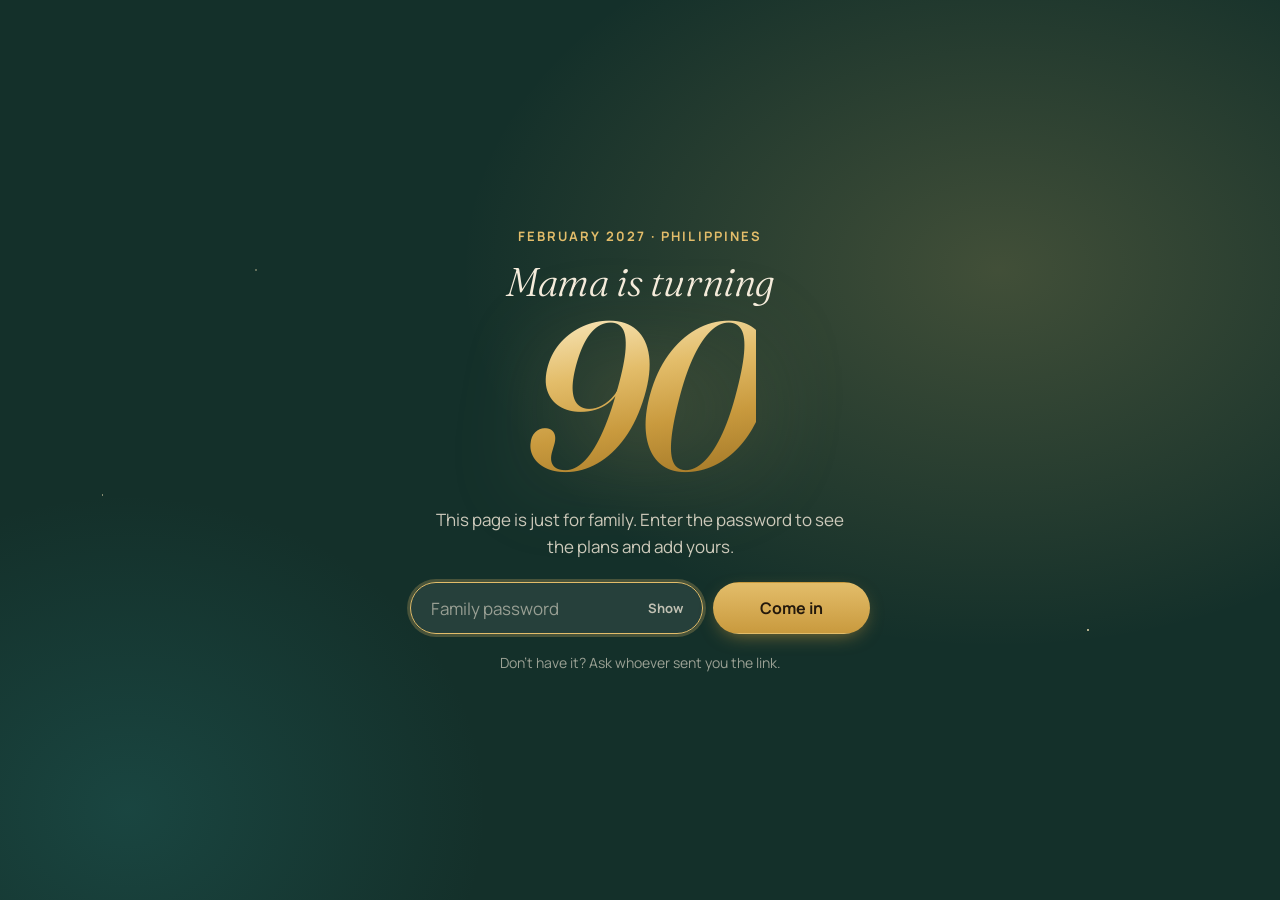
<file: index.html>
<!doctype html>
<html lang="en">
<head>
  <meta charset="utf-8">
  <meta name="viewport" content="width=device-width, initial-scale=1, viewport-fit=cover">
  <title>Mama's 90th</title>
  <meta name="description" content="Mama is turning 90! Family outing in Tagaytay, Feb 21–23, and the birthday celebration in Metro Manila, Feb 25, 2027. Sign up for travel and lodging here.">
  <!-- The sign-up list sits behind the family password, but keep the page out of search engines anyway. -->
  <meta name="robots" content="noindex, nofollow">
  <!-- Link previews (iMessage, WhatsApp, Messenger). Image URLs must be absolute; source is dev/og-image.html. -->
  <meta property="og:type" content="website">
  <meta property="og:url" content="https://inno0593.github.io/mamas-90th/">
  <meta property="og:title" content="Mama's 90th">
  <meta property="og:description" content="Tagaytay family outing Feb 21–23 · Birthday celebration Feb 25, 2027. Add your travel & lodging plans.">
  <meta property="og:image" content="https://inno0593.github.io/mamas-90th/assets/og-image.png">
  <meta property="og:image:width" content="1200">
  <meta property="og:image:height" content="630">
  <meta property="og:image:alt" content="Mama is turning 90. Tagaytay family outing Feb 21–23, birthday Feb 25 in Metro Manila.">
  <meta name="twitter:card" content="summary_large_image">
  <meta name="theme-color" content="#14302a">
  <link rel="icon" href="data:image/svg+xml,%3Csvg xmlns='http://www.w3.org/2000/svg' viewBox='0 0 64 64'%3E%3Crect width='64' height='64' rx='14' fill='%2314302a'/%3E%3Ctext x='32' y='44' font-family='Georgia,serif' font-size='32' font-style='italic' text-anchor='middle' fill='%23e3bd6a'%3E90%3C/text%3E%3C/svg%3E">
  <link rel="preconnect" href="https://fonts.googleapis.com">
  <link rel="preconnect" href="https://fonts.gstatic.com" crossorigin>
  <link href="https://fonts.googleapis.com/css2?family=Fraunces:ital,opsz,wght@0,9..144,300..700;1,9..144,300..700&family=Manrope:wght@400;500;600;700&display=swap" rel="stylesheet">
  <!-- Bump ?v= when these files change, so nobody gets a cached old file with the new page. -->
  <link rel="stylesheet" href="assets/styles.css?v=2">
  <script src="config.js"></script>
  <script>
    // Show the password screen before anything paints, unless this device already has the password.
    try { if (!localStorage.getItem('m90-password')) document.documentElement.classList.add('is-locked'); }
    catch (e) { document.documentElement.classList.add('is-locked'); }
  </script>
  <script src="assets/app.js?v=3" defer></script>
</head>
<body>
  <div class="gate" id="gate">
    <div class="hero__glow" aria-hidden="true"></div>
    <form class="gate__card" id="gate-form" novalidate>
      <p class="eyebrow">February 2027 · Philippines</p>
      <h1 class="hero__title">
        <span class="hero__pre">Mama is turning</span>
        <span class="hero__num">90</span>
      </h1>
      <p class="gate__lede">This page is just for family. Enter the password to see the plans and add yours.</p>
      <div class="gate__row">
        <div class="gate__field">
          <label class="sr-only" for="gate-password">Family password</label>
          <input id="gate-password" name="password" type="password" placeholder="Family password" autocomplete="current-password" autocapitalize="none" autocorrect="off" spellcheck="false" enterkeyhint="go" aria-describedby="gate-error">
          <button class="gate__show" id="gate-show" type="button" aria-label="Show password">Show</button>
        </div>
        <button class="btn btn--gold" id="gate-submit" type="submit">Come in</button>
      </div>
      <p class="gate__error" id="gate-error" role="alert"></p>
      <p class="gate__help">Don't have it? Ask whoever sent you the link.</p>
    </form>
  </div>

  <header class="nav" id="top">
    <div class="wrap nav__inner">
      <a class="brand" href="#top"><span class="brand__mark">90</span><span>Mama's 90th</span></a>
      <nav class="nav__links" aria-label="Sections">
        <a href="#details">Details</a>
        <a href="#signup">Sign-up</a>
        <a href="#faq">Good to know</a>
      </nav>
      <button class="btn btn--gold btn--sm" type="button" data-action="my-info">Add my plans</button>
    </div>
  </header>

  <main>
    <section class="hero">
      <div class="hero__glow" aria-hidden="true"></div>
      <div class="wrap hero__inner">
        <p class="eyebrow">February 2027 · Philippines</p>
        <h1 class="hero__title">
          <span class="hero__pre">Mama is turning</span>
          <span class="hero__num">90</span>
        </h1>
        <p class="hero__lede">Ninety years of love, laughter and lola wisdom. The whole family is coming home to celebrate: a weekend together in Tagaytay, then the big birthday in Metro Manila.</p>
        <div class="hero__cta">
          <a class="btn btn--gold" href="#signup">Add your travel &amp; lodging</a>
          <a class="btn btn--ghost" href="#details">See the plan</a>
        </div>
        <div class="countdown" id="countdown" aria-live="polite"></div>
      </div>
    </section>

    <section class="section" id="details">
      <div class="wrap">
        <p class="kicker">The celebration</p>
        <h2 class="h2">Two gatherings, one very special week</h2>

        <div class="events">
          <article class="event">
            <div class="event__date"><span>Feb</span><strong>21–23</strong><span>Sun – Tue</span></div>
            <div class="event__body">
              <h3>Tagaytay family outing</h3>
              <p>Three days up in the cool air of Tagaytay with the whole family. Most of us stay at the big house, with Hillcreek as overflow.</p>
              <p class="soon"><span class="dot"></span>Itinerary and room assignments coming soon</p>
            </div>
          </article>
          <article class="event event--feature">
            <div class="event__date"><span>Feb</span><strong>25</strong><span>Thursday</span></div>
            <div class="event__body">
              <h3>Mama's 90th birthday</h3>
              <p>The main event in Metro Manila. Come ready to eat, sing and make Mama feel like the queen she is.</p>
              <p class="soon"><span class="dot"></span>Venue, time and program coming soon</p>
            </div>
          </article>
        </div>

        <div class="week" aria-label="The week at a glance">
          <h3 class="h3">The week at a glance · February 2027</h3>
          <ol class="week__days" id="week"></ol>
        </div>
      </div>
    </section>

    <section class="section section--tint" id="signup">
      <div class="wrap">
        <p class="kicker">Travel &amp; lodging sign-up</p>
        <h2 class="h2">Find your name and add your plans</h2>
        <p class="lede">One entry per person, kids included. Parents can fill in for their kids. Tap a name to add or update arrival, departure and where you'll sleep each night. Change it anytime your plans change.</p>

        <div class="stats" id="stats" aria-live="polite"></div>

        <div class="toolbar">
          <label class="search">
            <svg viewBox="0 0 24 24" aria-hidden="true"><circle cx="11" cy="11" r="7"/><path d="m20 20-3.5-3.5"/></svg>
            <span class="sr-only">Find your name</span>
            <input type="search" id="search" placeholder="Find your name" autocomplete="off">
          </label>
          <div class="tabs" role="tablist" aria-label="View">
            <button role="tab" type="button" class="tab" data-view="people" aria-selected="true">People</button>
            <button role="tab" type="button" class="tab" data-view="nights" aria-selected="false">Nights</button>
            <button role="tab" type="button" class="tab" data-view="flights" aria-selected="false">Flights</button>
          </div>
          <button class="btn btn--dark" type="button" data-action="add">
            <svg viewBox="0 0 24 24" aria-hidden="true"><path d="M12 5v14M5 12h14"/></svg>Add someone
          </button>
        </div>

        <div id="board" class="board" aria-live="polite"></div>
      </div>
    </section>

    <section class="section" id="faq">
      <div class="wrap faq">
        <div>
          <p class="kicker">Good to know</p>
          <h2 class="h2">Before you fill it in</h2>
        </div>
        <dl class="faq__list">
          <div><dt>Who fills this in?</dt><dd>Everyone gets their own entry, kids included. One person can fill in for the whole family.</dd></div>
          <div><dt>Which dates do I use?</dt><dd>Your overall Philippines arrival and departure, not just the Tagaytay dates.</dd></div>
          <div><dt>Where I'll sleep each night</dt><dd>Pick where you expect to sleep each night from Feb 19 to 27. If you're staying before or after that, add it under "Other dates / needs".</dd></div>
          <div><dt>How many fit in the house?</dt><dd>20–24 overnight guests in total, so a spot isn't guaranteed. Hillcreek is overflow lodging, with rooms subject to availability and confirmation.</dd></div>
          <div><dt>My plans changed</dt><dd>Just tap your name again and update it. The latest version is what counts.</dd></div>
          <div><dt>Privacy</dt><dd>Everything here is visible to anyone in the family who has the password. Please don't enter passport numbers or other sensitive details.</dd></div>
        </dl>
      </div>
    </section>
  </main>

  <footer class="footer">
    <div class="wrap footer__inner">
      <span class="brand__mark">90</span>
      <p>Made with love for Mama · February 2027</p>
    </div>
  </footer>

  <dialog class="sheet" id="editor" aria-labelledby="editor-title">
    <form id="form" novalidate>
      <header class="sheet__head">
        <div>
          <p class="kicker kicker--sm" id="editor-kicker">Travel &amp; lodging</p>
          <h2 id="editor-title">Your plans</h2>
        </div>
        <button class="icon-btn" type="button" data-action="close" aria-label="Close">
          <svg viewBox="0 0 24 24" aria-hidden="true"><path d="M6 6l12 12M18 6 6 18"/></svg>
        </button>
      </header>

      <div class="sheet__body">
        <fieldset class="group">
          <legend>Who</legend>
          <div class="grid2">
            <label class="field">
              <span>Full name <em>*</em></span>
              <input name="name" required maxlength="80" autocomplete="name">
            </label>
            <label class="field">
              <span>Contact person</span>
              <input name="contact" maxlength="80" placeholder="Who to reach for this person">
            </label>
          </div>
          <label class="field field--copy">
            <span>Same plans as someone else?</span>
            <select id="copy-from"><option value="">Copy dates &amp; lodging from…</option></select>
          </label>
        </fieldset>

        <fieldset class="group">
          <legend>Coming?</legend>
          <div class="rsvp">
            <div class="rsvp__item">
              <p class="rsvp__label">Tagaytay family outing <small>Feb 21–23</small></p>
              <div class="seg" role="radiogroup" aria-label="Attending Tagaytay">
                <label><input type="radio" name="tagaytay" value="Yes"><span>Yes</span></label>
                <label><input type="radio" name="tagaytay" value="Maybe"><span>Maybe</span></label>
                <label><input type="radio" name="tagaytay" value="No"><span>No</span></label>
              </div>
            </div>
            <div class="rsvp__item">
              <p class="rsvp__label">Mama's birthday <small>Feb 25 · Metro Manila</small></p>
              <div class="seg" role="radiogroup" aria-label="Attending Feb 25">
                <label><input type="radio" name="feb25" value="Yes"><span>Yes</span></label>
                <label><input type="radio" name="feb25" value="Maybe"><span>Maybe</span></label>
                <label><input type="radio" name="feb25" value="No"><span>No</span></label>
              </div>
            </div>
          </div>
        </fieldset>

        <fieldset class="group">
          <legend>Travel</legend>
          <label class="check">
            <input type="checkbox" id="local">
            <span>Already in the Philippines, no flights to add</span>
          </label>
          <div id="travel-fields">
            <p class="hint">Use your overall Philippines dates, not just Tagaytay. Leave anything you don't know yet blank.</p>
            <div class="leg">
              <p class="leg__title">Arriving</p>
              <div class="grid3">
                <label class="field"><span>Date (PH)</span><input type="date" name="arrDate"></label>
                <label class="field"><span>Time</span><input type="time" name="arrTime"></label>
                <label class="field"><span>Flight / from</span><input name="arrFlight" maxlength="120" placeholder="e.g. PR103 from LAX"></label>
              </div>
            </div>
            <div class="leg">
              <p class="leg__title">Leaving</p>
              <div class="grid3">
                <label class="field"><span>Date (PH)</span><input type="date" name="depDate"></label>
                <label class="field"><span>Time</span><input type="time" name="depTime"></label>
                <label class="field"><span>Flight / to</span><input name="depFlight" maxlength="120" placeholder="e.g. PR102 to LAX"></label>
              </div>
            </div>
          </div>
        </fieldset>

        <fieldset class="group">
          <legend>Where you'll sleep</legend>
          <p class="hint">Pick where you expect to sleep each night. The house fits 20–24 overnight guests, so spots aren't guaranteed.</p>
          <label class="field field--all">
            <span>Same every night?</span>
            <select id="set-all"><option value="">Set all nights to…</option></select>
          </label>
          <div class="nights" id="nights"></div>
        </fieldset>

        <fieldset class="group">
          <legend>Anything else</legend>
          <div class="grid2">
            <label class="field"><span>Room sharing with</span><input name="roomSharing" maxlength="200"></label>
            <label class="field"><span>Bed / room preference</span><input name="bedPref" maxlength="200"></label>
          </div>
          <label class="field"><span>Other dates / needs</span><textarea name="otherNeeds" rows="2" maxlength="500" placeholder="Staying before Feb 19 or after Feb 27? Tell us here."></textarea></label>
          <label class="field"><span>Accessibility / notes</span><textarea name="notes" rows="2" maxlength="500"></textarea></label>
          <p class="hint hint--warn">Visible to anyone with the link. No passport numbers or sensitive details, please.</p>
        </fieldset>
      </div>

      <footer class="sheet__foot">
        <p class="form-error" id="form-error" role="alert"></p>
        <button class="btn btn--line" type="button" data-action="close">Cancel</button>
        <button class="btn btn--dark" type="submit" id="save">Save plans</button>
      </footer>
    </form>
  </dialog>

  <div class="toast" id="toast" role="status" aria-live="polite"></div>
</body>
</html>
</file>
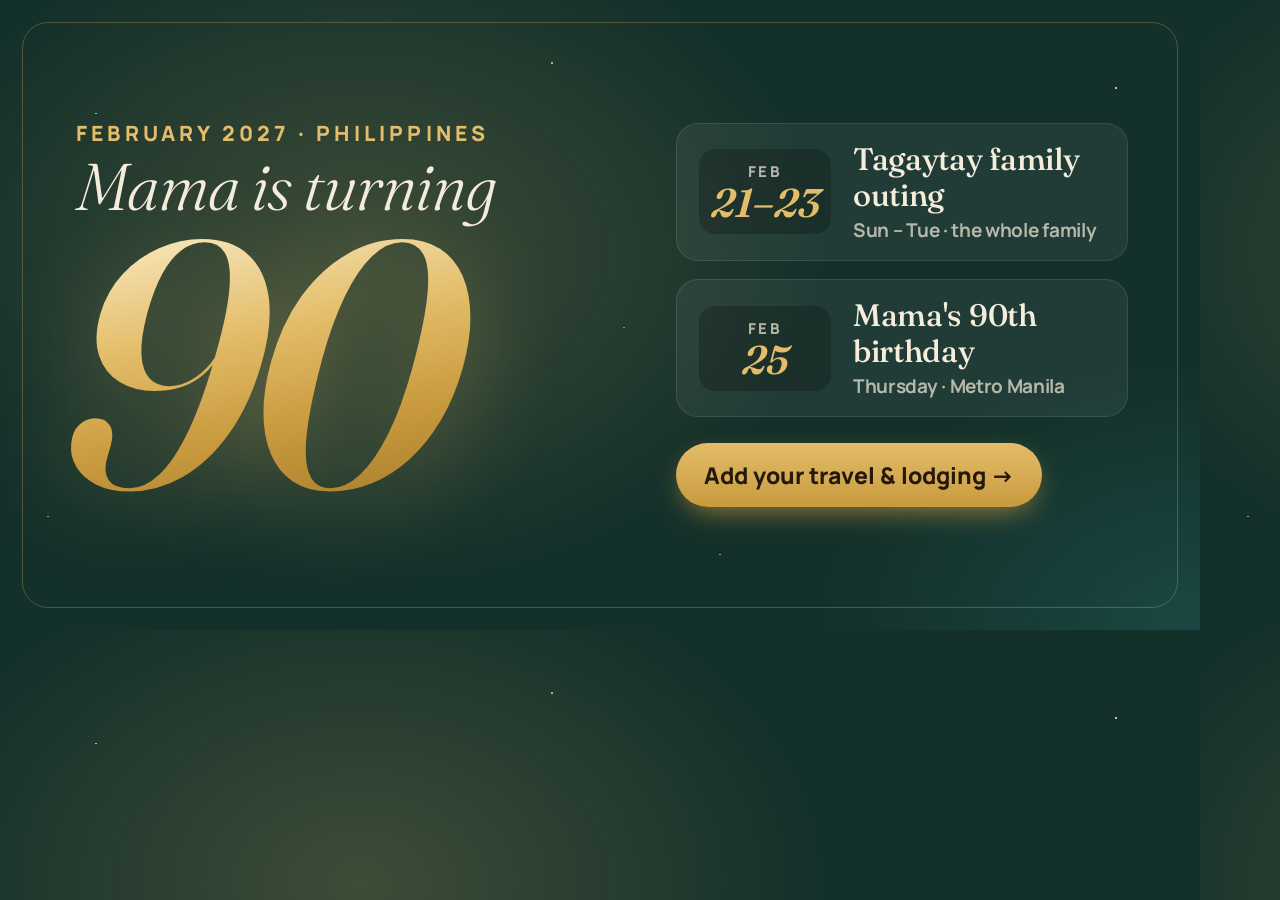
<file: dev/og-image.html>
<!doctype html>
<!-- Source for assets/og-image.png, the link-preview image (iMessage, WhatsApp, etc.).
     Re-render after editing: see "Link preview image" in README.md. -->
<html lang="en">
<head>
  <meta charset="utf-8">
  <link href="https://fonts.googleapis.com/css2?family=Fraunces:ital,opsz,wght@0,9..144,300..700;1,9..144,300..700&family=Manrope:wght@600;700;800&display=swap" rel="stylesheet">
  <style>
    :root { --forest: #14302a; --gold: #c99a3e; --gold-2: #e3bd6a; --cream: #f5ecdc; }
    * { box-sizing: border-box; }
    html, body { margin: 0; width: 1200px; height: 630px; overflow: hidden; }
    body {
      position: relative; background: var(--forest); color: var(--cream); font-family: "Manrope", sans-serif;
      background-image:
        radial-gradient(55% 75% at 30% 40%, rgba(227, 189, 106, .20), transparent 70%),
        radial-gradient(45% 60% at 100% 100%, rgba(42, 133, 132, .28), transparent 70%),
        radial-gradient(2px 2px at 8% 18%, rgba(246, 228, 181, .8) 50%, transparent 51%),
        radial-gradient(1.6px 1.6px at 46% 10%, rgba(246, 228, 181, .7) 50%, transparent 51%),
        radial-gradient(2.2px 2.2px at 93% 14%, rgba(246, 228, 181, .8) 50%, transparent 51%),
        radial-gradient(1.6px 1.6px at 60% 88%, rgba(246, 228, 181, .6) 50%, transparent 51%),
        radial-gradient(1.8px 1.8px at 4% 82%, rgba(246, 228, 181, .6) 50%, transparent 51%),
        radial-gradient(1.4px 1.4px at 52% 52%, rgba(246, 228, 181, .5) 50%, transparent 51%);
    }
    .frame { position: absolute; inset: 22px; border: 1.5px solid rgba(227, 189, 106, .28); border-radius: 26px; }
    .card { position: absolute; inset: 0; display: grid; grid-template-columns: 560px 1fr; align-items: center; padding: 0 72px 0 76px; gap: 40px; }
    .eyebrow { margin: 0 0 6px; font-size: 21px; font-weight: 800; letter-spacing: .2em; text-transform: uppercase; color: var(--gold-2); }
    .pre { margin: 0; font: italic 300 66px/1 "Fraunces", serif; letter-spacing: -.01em; }
    .num {
      display: block; margin: -8px 0 0 -14px; font: italic 600 350px/.86 "Fraunces", serif; letter-spacing: -.05em;
      background: linear-gradient(170deg, #fff4d4 0%, var(--gold-2) 38%, var(--gold) 64%, #9a7022 100%);
      -webkit-background-clip: text; background-clip: text; color: transparent;
      filter: drop-shadow(0 14px 44px rgba(227, 189, 106, .3));
    }
    .events { display: grid; gap: 18px; }
    .event { display: grid; grid-template-columns: 132px 1fr; align-items: center; gap: 22px; padding: 18px 22px; border-radius: 22px; background: rgba(255, 255, 255, .06); border: 1.5px solid rgba(255, 255, 255, .1); }
    .date { display: grid; justify-items: center; padding: 12px 0 10px; border-radius: 16px; background: rgba(0, 0, 0, .22); }
    .date small { font-size: 15px; font-weight: 800; letter-spacing: .14em; color: rgba(245, 236, 220, .7); }
    .date strong { font: italic 600 40px/1.05 "Fraunces", serif; color: var(--gold-2); white-space: nowrap; }
    .what { font: 500 31px/1.15 "Fraunces", serif; letter-spacing: -.01em; }
    .what span { display: block; margin-top: 6px; font: 700 19px/1.2 "Manrope", sans-serif; color: rgba(245, 236, 220, .7); }
    .cta { justify-self: start; margin-top: 8px; padding: 16px 28px; border-radius: 999px; font-size: 23px; font-weight: 800; color: #24190c; background: linear-gradient(180deg, var(--gold-2), var(--gold)); box-shadow: 0 10px 30px -10px rgba(201, 154, 62, .9); }
  </style>
</head>
<body>
  <div class="frame"></div>
  <div class="card">
    <div>
      <p class="eyebrow">February 2027 · Philippines</p>
      <p class="pre">Mama is turning</p>
      <span class="num">90</span>
    </div>
    <div class="events">
      <div class="event">
        <div class="date"><small>FEB</small><strong>21–23</strong></div>
        <div class="what">Tagaytay family outing<span>Sun – Tue · the whole family</span></div>
      </div>
      <div class="event">
        <div class="date"><small>FEB</small><strong>25</strong></div>
        <div class="what">Mama's 90th birthday<span>Thursday · Metro Manila</span></div>
      </div>
      <div class="cta">Add your travel &amp; lodging →</div>
    </div>
  </div>
</body>
</html>
</file>
<file: assets/styles.css>
:root {
  --bg: #fbf7f0;
  --tint: #f4ede2;
  --surface: #ffffff;
  --ink: #221a15;
  --ink-2: #4a3f37;
  --muted: #786b60;
  --line: #e6dccd;
  --line-2: #d9ccb9;
  --forest: #14302a;
  --forest-2: #1d4339;
  --gold: #c99a3e;
  --gold-2: #e3bd6a;
  --gold-3: #f6e4b5;
  --yes: #2f7a55;
  --maybe: #b07d1c;
  --no: #a24d3c;

  --l-bighouse: #2f6b4f;
  --l-73: #3c5ba3;
  --l-hill: #2a8584;
  --l-hotel: #7a4f9e;
  --l-own: #6a6f78;
  --l-need: #d6563a;
  --l-none: #ddd5c9;

  --radius: 18px;
  --radius-sm: 12px;
  --shadow: 0 1px 2px rgba(34, 26, 21, .05), 0 8px 24px -12px rgba(34, 26, 21, .18);
  --serif: "Fraunces", Georgia, "Times New Roman", serif;
  --sans: "Manrope", system-ui, -apple-system, "Segoe UI", sans-serif;
  color-scheme: light;
}

*, *::before, *::after { box-sizing: border-box; }
html { scroll-behavior: smooth; scroll-padding-top: 80px; -webkit-text-size-adjust: 100%; }
body {
  margin: 0;
  background: var(--bg);
  color: var(--ink);
  font: 16px/1.55 var(--sans);
  -webkit-font-smoothing: antialiased;
  overflow-x: hidden;
}
img, svg { display: block; }
button, input, select, textarea { font: inherit; color: inherit; }
a { color: inherit; }
[hidden] { display: none !important; }
.sr-only { position: absolute; width: 1px; height: 1px; overflow: hidden; clip: rect(0 0 0 0); white-space: nowrap; }
.wrap { width: 100%; max-width: 1140px; margin: 0 auto; padding: 0 16px; }
@media (min-width: 700px) { .wrap { padding: 0 28px; } }

/* Buttons */
.btn {
  display: inline-flex; align-items: center; justify-content: center; gap: 8px;
  min-height: 46px; padding: 0 20px; border-radius: 999px; border: 1px solid transparent;
  font-weight: 700; font-size: 15px; text-decoration: none; cursor: pointer; white-space: nowrap;
  transition: transform .15s ease, background .15s ease, box-shadow .15s ease, border-color .15s;
}
.btn:active { transform: translateY(1px); }
.btn svg { width: 18px; height: 18px; fill: none; stroke: currentColor; stroke-width: 2.4; stroke-linecap: round; }
.btn--sm { min-height: 38px; padding: 0 16px; font-size: 14px; }
.btn--gold { background: linear-gradient(180deg, var(--gold-2), var(--gold)); color: #24190c; box-shadow: 0 6px 20px -8px rgba(201, 154, 62, .8); }
.btn--gold:hover { box-shadow: 0 10px 28px -8px rgba(201, 154, 62, .9); }
.btn--ghost { color: #f5ecdc; border-color: rgba(245, 236, 220, .35); }
.btn--ghost:hover { border-color: rgba(245, 236, 220, .7); }
.btn--dark { background: var(--forest); color: #fff; }
.btn--dark:hover { background: var(--forest-2); }
.btn--line { background: transparent; border-color: var(--line-2); color: var(--ink); }
.btn--line:hover { border-color: var(--ink-2); }
.btn[disabled] { opacity: .6; cursor: progress; }
:focus-visible { outline: 3px solid var(--gold-2); outline-offset: 2px; }

/* Nav */
.nav {
  position: sticky; top: 0; z-index: 30;
  background: rgba(20, 48, 42, .86); backdrop-filter: saturate(1.4) blur(14px); -webkit-backdrop-filter: saturate(1.4) blur(14px);
  border-bottom: 1px solid rgba(255, 255, 255, .06); color: #f5ecdc;
}
.nav__inner { display: flex; align-items: center; gap: 16px; height: 62px; }
.brand { display: inline-flex; align-items: center; gap: 10px; text-decoration: none; font-family: var(--serif); font-size: 19px; font-weight: 500; letter-spacing: -.01em; }
.brand__mark {
  display: inline-grid; place-items: center; width: 34px; height: 34px; border-radius: 10px;
  background: linear-gradient(145deg, var(--gold-2), var(--gold)); color: var(--forest);
  font: italic 600 16px/1 var(--serif);
}
.nav__links { display: none; gap: 26px; margin-left: auto; font-size: 14px; font-weight: 600; }
.nav__links a { text-decoration: none; opacity: .8; }
.nav__links a:hover { opacity: 1; }
.nav .btn { margin-left: auto; }
@media (min-width: 760px) { .nav__links { display: flex; } .nav .btn { margin-left: 8px; } }

/* Hero */
.hero { position: relative; overflow: hidden; background: var(--forest); color: #f5ecdc; }
.hero__glow {
  position: absolute; inset: 0; pointer-events: none;
  background:
    radial-gradient(60% 60% at 78% 30%, rgba(227, 189, 106, .22), transparent 70%),
    radial-gradient(40% 50% at 10% 90%, rgba(42, 133, 132, .25), transparent 70%),
    radial-gradient(1.4px 1.4px at 20% 30%, rgba(246, 228, 181, .7) 50%, transparent 51%),
    radial-gradient(1.2px 1.2px at 65% 15%, rgba(246, 228, 181, .6) 50%, transparent 51%),
    radial-gradient(1.6px 1.6px at 85% 70%, rgba(246, 228, 181, .7) 50%, transparent 51%),
    radial-gradient(1.2px 1.2px at 40% 80%, rgba(246, 228, 181, .5) 50%, transparent 51%),
    radial-gradient(1px 1px at 92% 40%, rgba(246, 228, 181, .6) 50%, transparent 51%),
    radial-gradient(1.3px 1.3px at 8% 55%, rgba(246, 228, 181, .5) 50%, transparent 51%);
}
.hero__inner { position: relative; padding: 56px 16px 64px; display: grid; gap: 22px; }
@media (min-width: 700px) { .hero__inner { padding: 84px 28px 92px; } }
.eyebrow { margin: 0; font-size: 13px; font-weight: 700; letter-spacing: .16em; text-transform: uppercase; color: var(--gold-2); }
.hero__title { margin: 0; display: grid; font-family: var(--serif); font-weight: 400; line-height: .9; }
.hero__pre { font-size: clamp(30px, 6vw, 56px); font-style: italic; font-weight: 300; letter-spacing: -.01em; }
.hero__num {
  font-size: clamp(150px, 38vw, 300px); font-weight: 600; font-style: italic; letter-spacing: -.05em; margin-left: -.04em;
  background: linear-gradient(170deg, #fff4d4 0%, var(--gold-2) 38%, var(--gold) 64%, #9a7022 100%);
  -webkit-background-clip: text; background-clip: text; color: transparent;
  filter: drop-shadow(0 12px 40px rgba(227, 189, 106, .25));
}
.hero__lede { margin: 0; max-width: 34em; font-size: clamp(17px, 2.2vw, 20px); color: rgba(245, 236, 220, .82); }
.hero__cta { display: flex; flex-wrap: wrap; gap: 12px; }
.countdown { display: grid; grid-template-columns: repeat(4, minmax(0, 104px)); gap: 8px; margin-top: 6px; }
.countdown__item {
  display: grid; gap: 2px; padding: 12px 14px; border-radius: 14px; min-width: 0;
  background: rgba(255, 255, 255, .06); border: 1px solid rgba(255, 255, 255, .1);
}
.countdown__note { grid-column: 1 / -1; margin: 2px 0 0; font-size: 13px; color: rgba(245, 236, 220, .7); }
.countdown--done { grid-template-columns: auto; }
.countdown__item strong { font: 600 28px/1 var(--serif); color: #fff; }
.countdown__item span { font-size: 12px; font-weight: 600; letter-spacing: .04em; color: rgba(245, 236, 220, .7); }

/* Sections */
.section { padding: 64px 0; }
@media (min-width: 700px) { .section { padding: 96px 0; } }
.section--tint { background: var(--tint); border-block: 1px solid var(--line); }
.kicker { margin: 0 0 8px; font-size: 12px; font-weight: 800; letter-spacing: .16em; text-transform: uppercase; color: var(--gold); }
.kicker--sm { margin: 0 0 2px; font-size: 11px; }
.h2 { margin: 0; font: 400 clamp(30px, 4.6vw, 46px)/1.08 var(--serif); letter-spacing: -.02em; max-width: 18em; }
.h3 { margin: 0 0 14px; font: 500 20px/1.2 var(--serif); }
.lede { margin: 14px 0 0; max-width: 40em; color: var(--ink-2); font-size: 17px; }

/* Events */
.events { display: grid; gap: 16px; margin-top: 32px; }
@media (min-width: 820px) { .events { grid-template-columns: 1fr 1fr; gap: 20px; } }
.event {
  display: grid; grid-template-columns: auto 1fr; gap: 18px; padding: 22px;
  background: var(--surface); border: 1px solid var(--line); border-radius: var(--radius); box-shadow: var(--shadow);
}
.event--feature { background: linear-gradient(160deg, #fffaf0, #fff3dc); border-color: #ecd9ad; }
.event__date {
  display: grid; align-content: center; justify-items: center; width: 84px; padding: 12px 6px; border-radius: 14px;
  background: var(--forest); color: #f5ecdc; text-align: center;
}
.event__date span { font-size: 11px; font-weight: 700; letter-spacing: .1em; text-transform: uppercase; opacity: .75; }
.event__date strong { font: italic 600 26px/1.1 var(--serif); color: var(--gold-2); white-space: nowrap; }
.event__body h3 { margin: 2px 0 6px; font: 500 23px/1.15 var(--serif); letter-spacing: -.01em; }
.event__body p { margin: 0 0 10px; color: var(--ink-2); }
.soon { display: inline-flex; align-items: center; gap: 8px; font-size: 13px; font-weight: 600; color: var(--muted) !important; margin: 4px 0 0 !important; }
.dot { width: 8px; height: 8px; border-radius: 50%; background: var(--gold); box-shadow: 0 0 0 4px rgba(201, 154, 62, .18); }

.week { margin-top: 40px; }
.week__days { list-style: none; margin: 0; padding: 0; display: grid; grid-template-columns: repeat(9, minmax(0, 1fr)); gap: 6px; }
.day {
  display: grid; justify-items: center; gap: 4px; padding: 12px 2px 10px; border-radius: 14px; text-align: center;
  background: var(--surface); border: 1px solid var(--line); min-width: 0;
}
.day small { font-size: 11px; font-weight: 700; letter-spacing: .06em; text-transform: uppercase; color: var(--muted); }
.day strong { font: 600 22px/1 var(--serif); }
.day em { font-style: normal; font-size: 11px; font-weight: 700; line-height: 1.2; color: var(--muted); overflow-wrap: anywhere; }
.day--tagaytay { background: #e7f0ea; border-color: #c4dbcb; }
.day--tagaytay em { color: var(--l-bighouse); }
.day--bday { background: var(--forest); border-color: var(--forest); color: #fff; }
.day--bday small { color: rgba(255, 255, 255, .7); }
.day--bday strong { color: var(--gold-2); }
.day--bday em { color: var(--gold-3); }
@media (max-width: 560px) {
  .week__days { grid-template-columns: repeat(3, minmax(0, 1fr)); }
}

/* Sign-up */
.stats { display: grid; grid-template-columns: repeat(2, minmax(0, 1fr)); gap: 10px; margin: 28px 0 22px; }
@media (min-width: 760px) { .stats { grid-template-columns: repeat(4, minmax(0, 1fr)); gap: 14px; } }
.stat { padding: 16px 18px; background: var(--surface); border: 1px solid var(--line); border-radius: var(--radius-sm); }
.stat strong { display: block; font: 600 30px/1 var(--serif); letter-spacing: -.02em; }
.stat span { display: block; margin-top: 6px; font-size: 13px; font-weight: 600; color: var(--muted); }
.stat small { color: var(--muted); font-weight: 600; }
.stat--alert strong { color: var(--l-need); }

.toolbar { display: flex; flex-wrap: wrap; align-items: center; gap: 10px; margin-bottom: 18px; }
.search {
  flex: 1 1 240px; display: flex; align-items: center; gap: 10px; min-height: 46px; padding: 0 14px;
  background: var(--surface); border: 1px solid var(--line-2); border-radius: 999px;
}
.search:focus-within { border-color: var(--forest); box-shadow: 0 0 0 3px rgba(20, 48, 42, .12); }
.search svg { width: 18px; height: 18px; fill: none; stroke: var(--muted); stroke-width: 2.2; stroke-linecap: round; flex: none; }
.search input { flex: 1; min-width: 0; border: 0; outline: 0; background: transparent; height: 44px; }
.tabs { display: inline-flex; padding: 4px; background: #e9dfd0; border-radius: 999px; }
.tab { border: 0; background: transparent; padding: 0 14px; height: 38px; border-radius: 999px; font-weight: 700; font-size: 14px; color: var(--ink-2); cursor: pointer; }
.tab[aria-selected="true"] { background: var(--surface); color: var(--ink); box-shadow: 0 1px 3px rgba(0, 0, 0, .1); }
@media (max-width: 560px) {
  .toolbar .tabs { order: 3; flex: 1 1 100%; }
  .toolbar .tab { flex: 1; }
  .toolbar > .btn { flex: 1 1 auto; }
}

.people { display: grid; align-items: start; gap: 12px; grid-template-columns: repeat(auto-fill, minmax(min(100%, 320px), 1fr)); }
.person {
  position: relative; display: grid; align-content: start; gap: 12px; padding: 18px; text-align: left; width: 100%;
  background: var(--surface); border: 1px solid var(--line); border-radius: var(--radius); cursor: pointer;
  transition: border-color .15s, box-shadow .15s, transform .15s;
}
.person:hover { border-color: var(--line-2); box-shadow: var(--shadow); transform: translateY(-1px); }
.person--empty { background: rgba(255, 255, 255, .55); border-style: dashed; }
.person.is-flash, .nights-table tr.is-flash td { animation: flash 2.2s ease-out; }
@keyframes flash { 0%, 40% { border-color: var(--gold); box-shadow: 0 0 0 4px rgba(201, 154, 62, .35); background-color: #fff8e6; } }
.person__top { display: flex; align-items: flex-start; gap: 12px; }
.avatar {
  flex: none; display: grid; place-items: center; width: 42px; height: 42px; border-radius: 50%;
  font: 600 16px/1 var(--serif); color: #fff; background: var(--forest-2);
}
.person__name { margin: 0; font: 600 18px/1.2 var(--serif); letter-spacing: -.01em; }
.person__sub { margin: 3px 0 0; font-size: 13px; color: var(--muted); }
.person__edit {
  margin-left: auto; flex: none; font-size: 13px; font-weight: 700; color: var(--forest);
  padding: 6px 12px; border: 0; border-radius: 999px; background: #edf3ef; cursor: pointer;
}
.person--empty .person__edit { background: var(--forest); color: #fff; }
.chips { display: flex; flex-wrap: wrap; gap: 6px; }
.chip { display: inline-flex; align-items: center; gap: 6px; padding: 4px 10px; border-radius: 999px; font-size: 12.5px; font-weight: 700; background: #f1ebe2; color: var(--ink-2); }
.chip::before { content: ""; width: 7px; height: 7px; border-radius: 50%; background: currentColor; opacity: .9; }
.chip--Yes { background: #e3f1e9; color: var(--yes); }
.chip--Maybe { background: #f8eed6; color: var(--maybe); }
.chip--No { background: #f6e3de; color: var(--no); }
.chip--blank { background: #f1ebe2; color: var(--muted); }
.trip { display: grid; gap: 4px; margin: 0; font-size: 14px; }
.trip div { display: grid; grid-template-columns: 74px 1fr; gap: 8px; }
.trip dt { color: var(--muted); font-weight: 600; }
.trip dd { margin: 0; color: var(--ink-2); overflow-wrap: anywhere; }
.strip { display: grid; grid-template-columns: repeat(9, minmax(0, 1fr)); gap: 3px; }
.strip i { height: 8px; border-radius: 3px; background: transparent; box-shadow: inset 0 0 0 1px var(--line-2); }
.strip__legend { display: flex; justify-content: space-between; font-size: 11px; color: var(--muted); font-weight: 600; margin-top: -6px; }
.person__notes { margin: 0; font-size: 13.5px; color: var(--ink-2); background: #faf6ef; border-radius: 10px; padding: 8px 10px; overflow-wrap: anywhere; }
.person__notes b { color: var(--muted); font-weight: 700; }
.person__foot { font-size: 12px; color: var(--muted); }

/* Lodging colours, shared by the strips, the board and the selects */
.L-bighouse { --c: var(--l-bighouse); }
.L-73 { --c: var(--l-73); }
.L-hill { --c: var(--l-hill); }
.L-hotel { --c: var(--l-hotel); }
.L-own { --c: var(--l-own); }
.L-need { --c: var(--l-need); }
.L-none { --c: var(--l-none); }
.strip i[class] { background: var(--c); box-shadow: none; }

.legend { display: flex; flex-wrap: wrap; gap: 8px 16px; margin: 0 0 14px; padding: 0; list-style: none; font-size: 13px; font-weight: 600; color: var(--ink-2); }
.legend li { display: inline-flex; align-items: center; gap: 7px; }
.legend li::before { content: ""; width: 12px; height: 12px; border-radius: 4px; background: var(--c); }

.table-wrap--totals { margin-bottom: 14px; }
.table-wrap--totals tfoot tr:last-child td { border-bottom: 0; }
.table-wrap { overflow-x: auto; background: var(--surface); border: 1px solid var(--line); border-radius: var(--radius); -webkit-overflow-scrolling: touch; }
.nights-table { border-collapse: separate; border-spacing: 0; width: 100%; min-width: 860px; font-size: 13px; table-layout: fixed; }
.nights-table th:first-child { width: 170px; }
.nights-table th, .nights-table td { padding: 8px 6px; border-bottom: 1px solid var(--line); text-align: center; white-space: nowrap; }
.nights-table thead th { position: sticky; top: 0; background: #faf6ef; font-weight: 700; color: var(--ink-2); }
.nights-table thead th small { display: block; font-weight: 600; color: var(--muted); font-size: 11px; }
.nights-table th:first-child, .nights-table td:first-child {
  position: sticky; left: 0; z-index: 1; text-align: left; background: var(--surface); padding-left: 16px; min-width: 150px;
  box-shadow: 1px 0 0 var(--line);
}
.nights-table thead th:first-child { background: #faf6ef; z-index: 2; }
.nights-table tbody tr { cursor: pointer; }
.nights-table tbody tr:hover td { background: #fdfaf4; }
.nights-table td.name { font-weight: 700; }
.nights-table .ev-t { background: #f1f7f3; }
.nights-table .ev-b { background: #fbf3e1; }
.pill { display: inline-block; min-width: 74px; padding: 4px 8px; border-radius: 8px; font-size: 12px; font-weight: 700; background: var(--c); color: #fff; }
.pill.L-none { color: var(--muted); }
.pill--blank { background: transparent; color: #b9ad9e; box-shadow: inset 0 0 0 1px dashed var(--line); }
.nights-table tfoot td { background: #faf6ef; font-weight: 700; border-bottom: 1px solid var(--line); }
.nights-table tfoot td:first-child { background: #faf6ef; }
.nights-table tfoot .zero { color: #c5b9aa; font-weight: 600; }
.nights-table tfoot tr.need td:not(:first-child):not(.zero) { color: var(--l-need); }
.cap { color: var(--muted); font-weight: 600; }
.over { color: var(--l-need) !important; }

.flights { display: grid; gap: 16px; }
@media (min-width: 860px) { .flights { grid-template-columns: 1fr 1fr; } }
.flight-col { background: var(--surface); border: 1px solid var(--line); border-radius: var(--radius); padding: 18px; }
.flight-col h3 { margin: 0 0 12px; font: 500 22px/1.2 var(--serif); display: flex; align-items: center; gap: 10px; }
.flight-col h3 svg { width: 22px; height: 22px; fill: none; stroke: var(--gold); stroke-width: 2; stroke-linecap: round; stroke-linejoin: round; }
.flight-day { margin: 14px 0 6px; font-size: 12px; font-weight: 800; letter-spacing: .1em; text-transform: uppercase; color: var(--muted); }
.flight { display: grid; grid-template-columns: 76px 1fr; gap: 10px; align-items: baseline; padding: 9px 0; border-top: 1px solid var(--line); cursor: pointer; }
.flight:hover .flight__who { text-decoration: underline; }
.flight__time { font-weight: 800; font-variant-numeric: tabular-nums; white-space: nowrap; }
.flight__who { font-weight: 700; }
.flight__info { display: block; font-size: 13px; color: var(--muted); }
.flight-none { margin: 4px 0 0; font-size: 14px; color: var(--muted); }

.empty-state, .notice {
  padding: 36px 20px; text-align: center; background: var(--surface); border: 1px dashed var(--line-2); border-radius: var(--radius); color: var(--ink-2);
}
.notice h3 { margin: 0 0 6px; font: 500 22px/1.2 var(--serif); }
.notice p { margin: 0 auto 14px; max-width: 32em; }
.skeleton { height: 168px; border-radius: var(--radius); background: linear-gradient(90deg, #efe7da 0%, #f7f1e8 50%, #efe7da 100%); background-size: 200% 100%; animation: shimmer 1.2s infinite linear; }
@keyframes shimmer { to { background-position: -200% 0; } }

/* FAQ */
.faq { display: grid; gap: 28px; }
@media (min-width: 900px) { .faq { grid-template-columns: 1fr 1.6fr; gap: 56px; } }
.faq__list { margin: 0; display: grid; gap: 0; }
.faq__list div { padding: 18px 0; border-top: 1px solid var(--line); }
.faq__list div:last-child { border-bottom: 1px solid var(--line); }
.faq__list dt { font: 500 19px/1.3 var(--serif); margin-bottom: 4px; }
.faq__list dd { margin: 0; color: var(--ink-2); }

.footer { background: var(--forest); color: rgba(245, 236, 220, .75); padding: 32px 0 calc(32px + env(safe-area-inset-bottom)); }
.footer__inner { display: flex; align-items: center; gap: 14px; }
.footer p { margin: 0; font-size: 14px; }

/* Editor sheet */
.sheet {
  width: min(760px, 100%); max-width: 100%; max-height: 100%; height: 100%; margin: 0; padding: 0; border: 0;
  background: var(--bg); color: var(--ink);
}
@media (min-width: 760px) {
  .sheet { margin: auto; height: auto; max-height: min(92vh, 1000px); border-radius: 22px; box-shadow: 0 30px 80px -20px rgba(0, 0, 0, .45); }
}
.sheet::backdrop { background: rgba(14, 26, 22, .55); backdrop-filter: blur(3px); }
.sheet[open] { animation: rise .22s ease-out; }
@keyframes rise { from { transform: translateY(16px); opacity: 0; } }
.sheet form { display: flex; flex-direction: column; height: 100%; max-height: inherit; }
.sheet__head {
  display: flex; align-items: center; justify-content: space-between; gap: 12px;
  padding: 16px 18px 14px; padding-top: calc(16px + env(safe-area-inset-top)); border-bottom: 1px solid var(--line); background: var(--surface);
}
.sheet__head h2 { margin: 0; font: 500 24px/1.15 var(--serif); letter-spacing: -.01em; }
.icon-btn { display: grid; place-items: center; width: 40px; height: 40px; border-radius: 50%; border: 1px solid var(--line); background: var(--surface); cursor: pointer; flex: none; }
.icon-btn svg { width: 18px; height: 18px; fill: none; stroke: var(--ink); stroke-width: 2.2; stroke-linecap: round; }
.sheet__body { flex: 1; overflow-y: auto; padding: 8px 18px 24px; -webkit-overflow-scrolling: touch; overscroll-behavior: contain; }
.sheet__foot {
  display: flex; align-items: center; justify-content: flex-end; gap: 10px; flex-wrap: wrap;
  padding: 12px 18px; padding-bottom: calc(12px + env(safe-area-inset-bottom)); border-top: 1px solid var(--line); background: var(--surface);
}
.form-error { margin: 0 auto 0 0; color: var(--no); font-size: 14px; font-weight: 600; flex: 1 1 200px; }
.form-error:empty { display: none; }
.group { margin: 0; padding: 20px 0 4px; border: 0; border-bottom: 1px solid var(--line); min-width: 0; }
.group:last-child { border-bottom: 0; }
.group legend { padding: 0; margin-bottom: 12px; font: 500 19px/1.2 var(--serif); }
.field { display: grid; gap: 6px; margin-bottom: 14px; min-width: 0; }
.field > span { font-size: 13px; font-weight: 700; color: var(--ink-2); }
.field em { color: var(--no); font-style: normal; }
.field input, .field select, .field textarea {
  width: 100%; min-height: 46px; padding: 10px 12px; border-radius: 12px; border: 1px solid var(--line-2); background: var(--surface);
  font-size: 16px; outline: none; transition: border-color .15s, box-shadow .15s;
}
.field textarea { resize: vertical; min-height: 64px; }
.field input:focus, .field select:focus, .field textarea:focus { border-color: var(--forest); box-shadow: 0 0 0 3px rgba(20, 48, 42, .12); }
.field input[aria-invalid="true"] { border-color: var(--no); box-shadow: 0 0 0 3px rgba(162, 77, 60, .14); }
.field select { appearance: none; -webkit-appearance: none; padding-right: 36px; background-image: url("data:image/svg+xml,%3Csvg xmlns='http://www.w3.org/2000/svg' viewBox='0 0 24 24' fill='none' stroke='%23786b60' stroke-width='2.4' stroke-linecap='round'%3E%3Cpath d='m6 9 6 6 6-6'/%3E%3C/svg%3E"); background-repeat: no-repeat; background-position: right 12px center; background-size: 16px; }
.field--copy select, .field--all select { background-color: #fffaf0; border-style: dashed; }
.grid2, .grid3 { display: grid; gap: 0 12px; }
@media (min-width: 560px) { .grid2 { grid-template-columns: 1fr 1fr; } .grid3 { grid-template-columns: 1fr .8fr 1.4fr; } }
.hint { margin: -4px 0 14px; font-size: 13.5px; color: var(--muted); }
.hint--warn { margin: 0 0 14px; color: var(--maybe); font-weight: 600; }
.rsvp { display: grid; gap: 14px; margin-bottom: 14px; }
@media (min-width: 560px) { .rsvp { grid-template-columns: 1fr 1fr; } }
.rsvp__label { margin: 0 0 8px; font-weight: 700; font-size: 15px; }
.rsvp__label small { display: block; font-weight: 600; color: var(--muted); font-size: 13px; }
.seg { display: grid; grid-template-columns: repeat(3, 1fr); padding: 4px; gap: 4px; background: #ece3d5; border-radius: 14px; }
.seg label { position: relative; }
.seg input { position: absolute; opacity: 0; inset: 0; margin: 0; cursor: pointer; }
.seg span { display: grid; place-items: center; height: 40px; border-radius: 10px; font-weight: 700; font-size: 15px; color: var(--ink-2); transition: background .15s, color .15s; }
.seg input:focus-visible + span { outline: 3px solid var(--gold-2); }
.seg input[value="Yes"]:checked + span { background: var(--yes); color: #fff; }
.seg input[value="Maybe"]:checked + span { background: var(--maybe); color: #fff; }
.seg input[value="No"]:checked + span { background: var(--no); color: #fff; }
.check { display: flex; align-items: center; gap: 10px; padding: 12px 14px; margin-bottom: 14px; border-radius: 12px; background: var(--surface); border: 1px solid var(--line); font-weight: 600; cursor: pointer; }
.check input { width: 20px; height: 20px; accent-color: var(--forest); margin: 0; flex: none; }
.leg__title { margin: 0 0 8px; font-size: 12px; font-weight: 800; letter-spacing: .1em; text-transform: uppercase; color: var(--gold); }
.nights { display: grid; gap: 8px; }
@media (min-width: 560px) { .nights { grid-template-columns: 1fr 1fr; gap: 8px 12px; } }
.night { display: grid; grid-template-columns: 92px 1fr; align-items: center; gap: 10px; padding: 6px 6px 6px 12px; border-radius: 12px; background: var(--surface); border: 1px solid var(--line); border-left: 5px solid var(--c, var(--line)); }
.night__label { font-size: 13px; line-height: 1.2; font-weight: 700; }
.night__label small { display: block; font-weight: 600; color: var(--muted); font-size: 11.5px; }
.night .field { margin: 0; }
.night select { min-height: 40px; border-color: transparent; background-color: #faf6ef; }

/* Toast + confetti */
.toast {
  position: fixed; left: 50%; bottom: calc(20px + env(safe-area-inset-bottom)); z-index: 60; transform: translate(-50%, 20px);
  max-width: calc(100% - 32px); padding: 12px 18px; border-radius: 14px; background: var(--forest); color: #fff;
  font-weight: 600; box-shadow: 0 16px 40px -12px rgba(0, 0, 0, .5); opacity: 0; pointer-events: none; transition: opacity .2s, transform .2s;
}
.toast.is-on { opacity: 1; transform: translate(-50%, 0); }
.confetti { position: fixed; inset: 0; pointer-events: none; z-index: 70; overflow: hidden; }
.confetti i { position: absolute; top: -12px; width: 8px; height: 14px; border-radius: 2px; animation: fall var(--d) cubic-bezier(.25, .6, .4, 1) forwards; }
@keyframes fall {
  0% { transform: translate3d(0, 0, 0) rotate(0); opacity: 1; }
  100% { transform: translate3d(var(--x), 105vh, 0) rotate(var(--r)); opacity: .9; }
}
@media (prefers-reduced-motion: reduce) {
  html { scroll-behavior: auto; }
  .sheet[open], .skeleton { animation: none; }
  .confetti { display: none; }
}

/* Password screen. <html class="is-locked"> is set by the inline script in index.html and by app.js. */
.gate { display: none; }
.is-locked body { background: var(--forest); }
.is-locked body > :not(.gate) { display: none !important; }
.is-locked .gate {
  position: relative; overflow: hidden; display: grid; place-items: center;
  min-height: 100vh; min-height: 100dvh; padding: 40px 16px calc(40px + env(safe-area-inset-bottom));
  background: var(--forest); color: #f5ecdc;
}
.gate__card { position: relative; display: grid; justify-items: center; gap: 18px; width: 100%; max-width: 460px; text-align: center; }
.gate .hero__title { justify-items: center; }
.gate .hero__num { font-size: clamp(130px, 40vw, 210px); margin-left: 0; }
.gate .hero__pre { font-size: clamp(28px, 7vw, 40px); }
.gate__lede { margin: 0; max-width: 24em; font-size: 17px; color: rgba(245, 236, 220, .82); }
.gate__row { display: flex; flex-wrap: wrap; gap: 10px; width: 100%; margin-top: 4px; }
.gate__row .btn { flex: 1 0 auto; min-height: 52px; font-size: 16px; }
.gate__field { position: relative; flex: 1 1 240px; }
.gate__field input {
  width: 100%; height: 52px; padding: 0 70px 0 20px; border-radius: 999px;
  border: 1px solid rgba(245, 236, 220, .3); background: rgba(255, 255, 255, .08); color: #fff;
  font-size: 17px; outline: none; transition: border-color .15s, box-shadow .15s;
}
.gate__field input::placeholder { color: rgba(245, 236, 220, .55); }
.gate__field input:focus { border-color: var(--gold-2); box-shadow: 0 0 0 3px rgba(227, 189, 106, .25); }
.gate__field input[aria-invalid="true"] { border-color: #ff9d87; }
.gate__show {
  position: absolute; top: 6px; right: 6px; height: 40px; padding: 0 14px; border: 0; border-radius: 999px;
  background: transparent; color: rgba(245, 236, 220, .75); font-size: 13px; font-weight: 700; cursor: pointer;
}
.gate__show:hover { background: rgba(255, 255, 255, .08); color: #fff; }
.gate__error { margin: 0; color: #ffb4a3; font-size: 15px; font-weight: 600; }
.gate__error:empty { display: none; }
.gate__help { margin: 0; font-size: 14px; color: rgba(245, 236, 220, .6); }
.gate__card.is-wrong .gate__row { animation: shake .4s ease; }
@keyframes shake { 20%, 60% { transform: translateX(-8px); } 40%, 80% { transform: translateX(8px); } }
</file>
